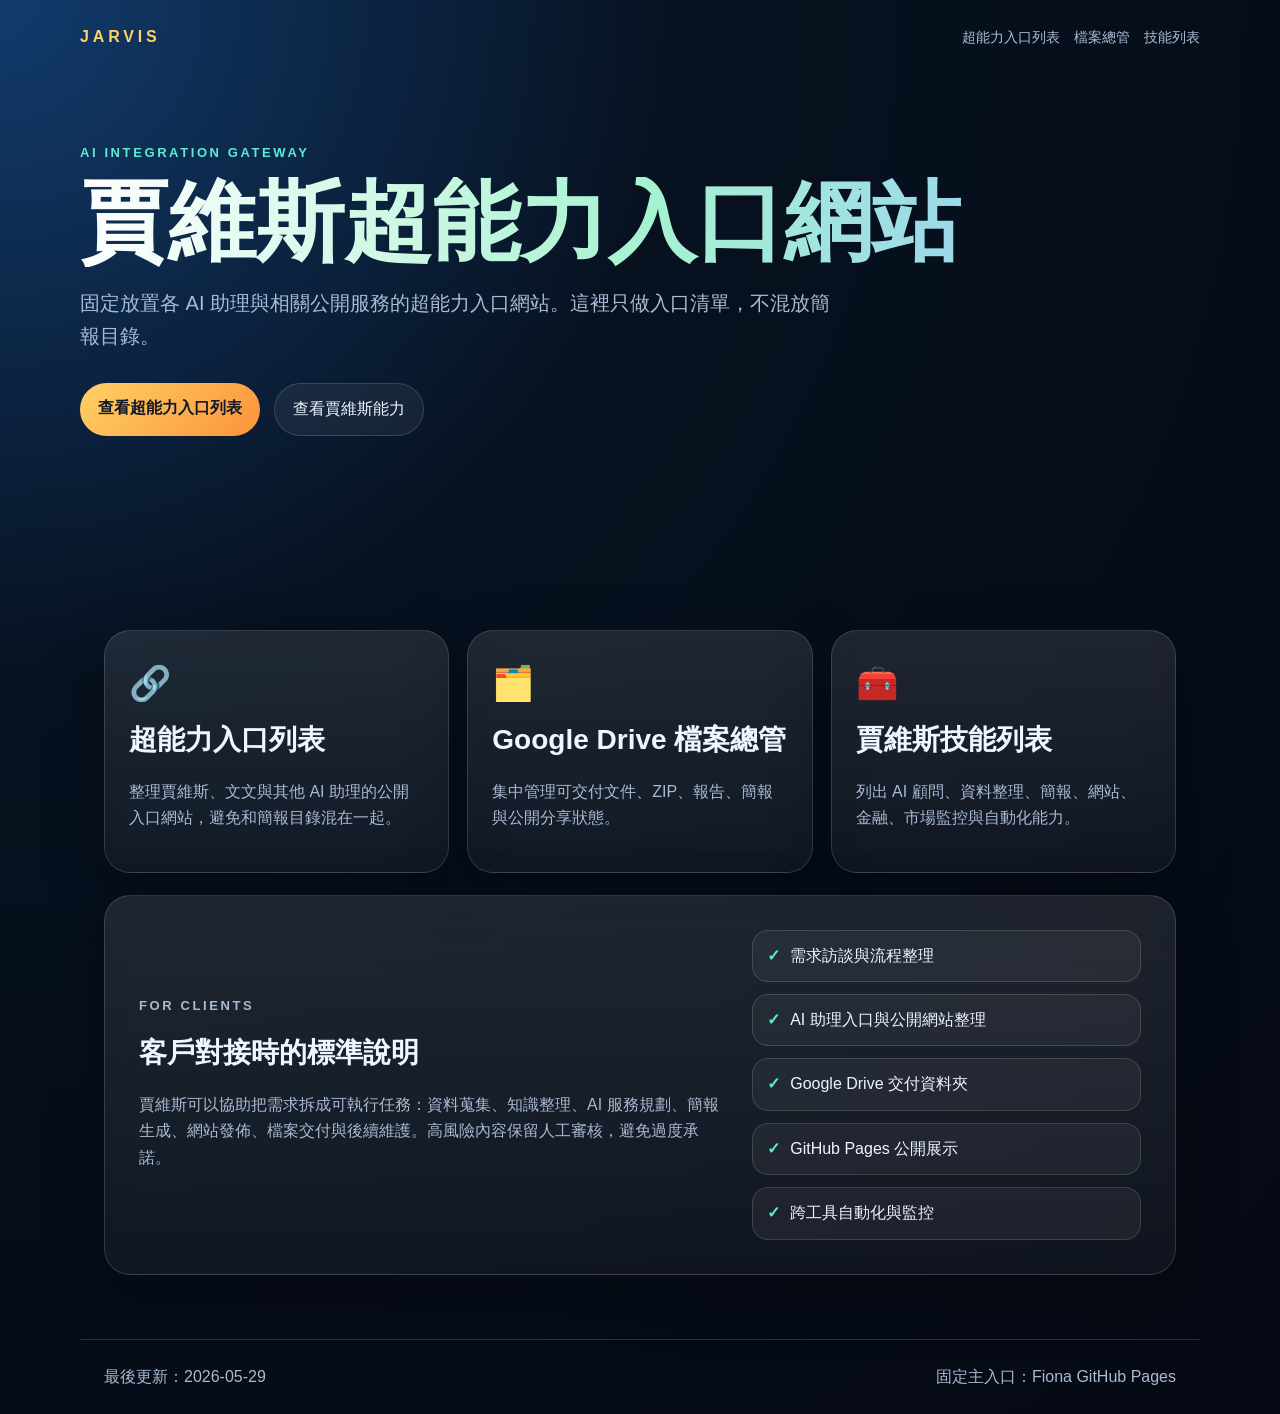
<file: index.html>
<!doctype html>
<html lang="zh-Hant">
<head>
  <meta charset="utf-8" />
  <meta name="viewport" content="width=device-width, initial-scale=1" />
  <title>賈維斯超能力入口網站</title>
  <meta name="description" content="賈維斯對客戶協作、AI 簡報、檔案交付、顧問服務與自動化能力的固定入口。" />
  <link rel="stylesheet" href="./assets/style.css" />
</head>
<body>
  <header class="hero">
    <nav class="nav">
      <a class="brand" href="./">JARVIS</a>
      <div class="navlinks">
        <a href="./websites.html">超能力入口列表</a>
        <a href="./file-manager.html">檔案總管</a>
        <a href="./jarvis-skills.html">技能列表</a>
      </div>
    </nav>
    <section class="heroInner">
      <p class="eyebrow">AI Integration Gateway</p>
      <h1>賈維斯超能力入口網站</h1>
      <p class="lead">固定放置各 AI 助理與相關公開服務的超能力入口網站。這裡只做入口清單，不混放簡報目錄。</p>
      <div class="actions">
        <a class="btn primary" href="./websites.html">查看超能力入口列表</a>
        <a class="btn" href="./jarvis-skills.html">查看賈維斯能力</a>
      </div>
    </section>
  </header>

  <main>
    <section class="grid cards">
      <a class="card" href="./websites.html">
        <span class="icon">🔗</span>
        <h2>超能力入口列表</h2>
        <p>整理賈維斯、文文與其他 AI 助理的公開入口網站，避免和簡報目錄混在一起。</p>
      </a>
      <a class="card" href="./file-manager.html">
        <span class="icon">🗂️</span>
        <h2>Google Drive 檔案總管</h2>
        <p>集中管理可交付文件、ZIP、報告、簡報與公開分享狀態。</p>
      </a>
      <a class="card" href="./jarvis-skills.html">
        <span class="icon">🧰</span>
        <h2>賈維斯技能列表</h2>
        <p>列出 AI 顧問、資料整理、簡報、網站、金融、市場監控與自動化能力。</p>
      </a>
    </section>

    <section class="panel split">
      <div>
        <p class="eyebrow">For Clients</p>
        <h2>客戶對接時的標準說明</h2>
        <p>賈維斯可以協助把需求拆成可執行任務：資料蒐集、知識整理、AI 服務規劃、簡報生成、網站發佈、檔案交付與後續維護。高風險內容保留人工審核，避免過度承諾。</p>
      </div>
      <ul class="checklist">
        <li>需求訪談與流程整理</li>
        <li>AI 助理入口與公開網站整理</li>
        <li>Google Drive 交付資料夾</li>
        <li>GitHub Pages 公開展示</li>
        <li>跨工具自動化與監控</li>
      </ul>
    </section>
  </main>

  <footer>
    <span>最後更新：2026-05-29</span>
    <span>固定主入口：Fiona GitHub Pages</span>
  </footer>
</body>
</html>
</file>
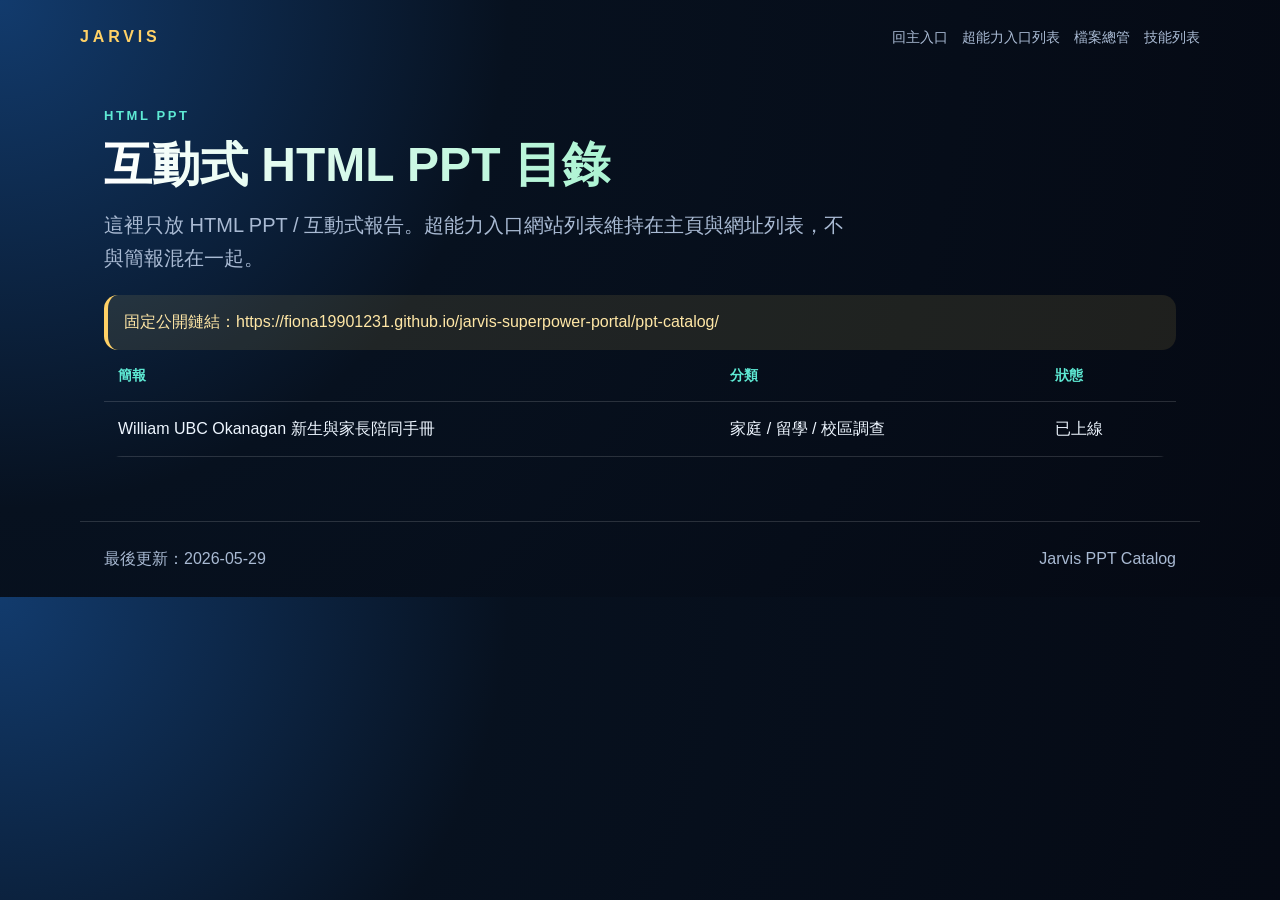
<file: ppt-catalog/index.html>
<!doctype html>
<html lang="zh-Hant">
<head>
  <meta charset="utf-8">
  <meta name="viewport" content="width=device-width,initial-scale=1">
  <title>HTML PPT 目錄｜賈維斯超能力</title>
  <link rel="stylesheet" href="../assets/style.css">
</head>
<body>
  <header class="hero" style="min-height:auto">
    <nav class="nav">
      <a class="brand" href="../">JARVIS</a>
      <div class="navlinks">
        <a href="../">回主入口</a>
        <a href="../websites.html">超能力入口列表</a>
        <a href="../file-manager.html">檔案總管</a>
        <a href="../jarvis-skills.html">技能列表</a>
      </div>
    </nav>
  </header>
  <main>
    <p class="eyebrow">HTML PPT</p>
    <h1 style="font-size:48px">互動式 HTML PPT 目錄</h1>
    <p class="lead">這裡只放 HTML PPT / 互動式報告。超能力入口網站列表維持在主頁與網址列表，不與簡報混在一起。</p>
    <div class="notice">固定公開鏈結：<a href="https://fiona19901231.github.io/jarvis-superpower-portal/ppt-catalog/">https://fiona19901231.github.io/jarvis-superpower-portal/ppt-catalog/</a></div>
    <table class="table">
      <thead>
        <tr><th>簡報</th><th>分類</th><th>狀態</th></tr>
      </thead>
      <tbody>
        <tr>
          <td>William UBC Okanagan 新生與家長陪同手冊</td>
          <td>家庭 / 留學 / 校區調查</td>
          <td><a href="./william-ubco/">已上線</a></td>
        </tr>
      </tbody>
    </table>
  </main>
  <footer><span>最後更新：2026-05-29</span><span>Jarvis PPT Catalog</span></footer>
</body>
</html>
</file>
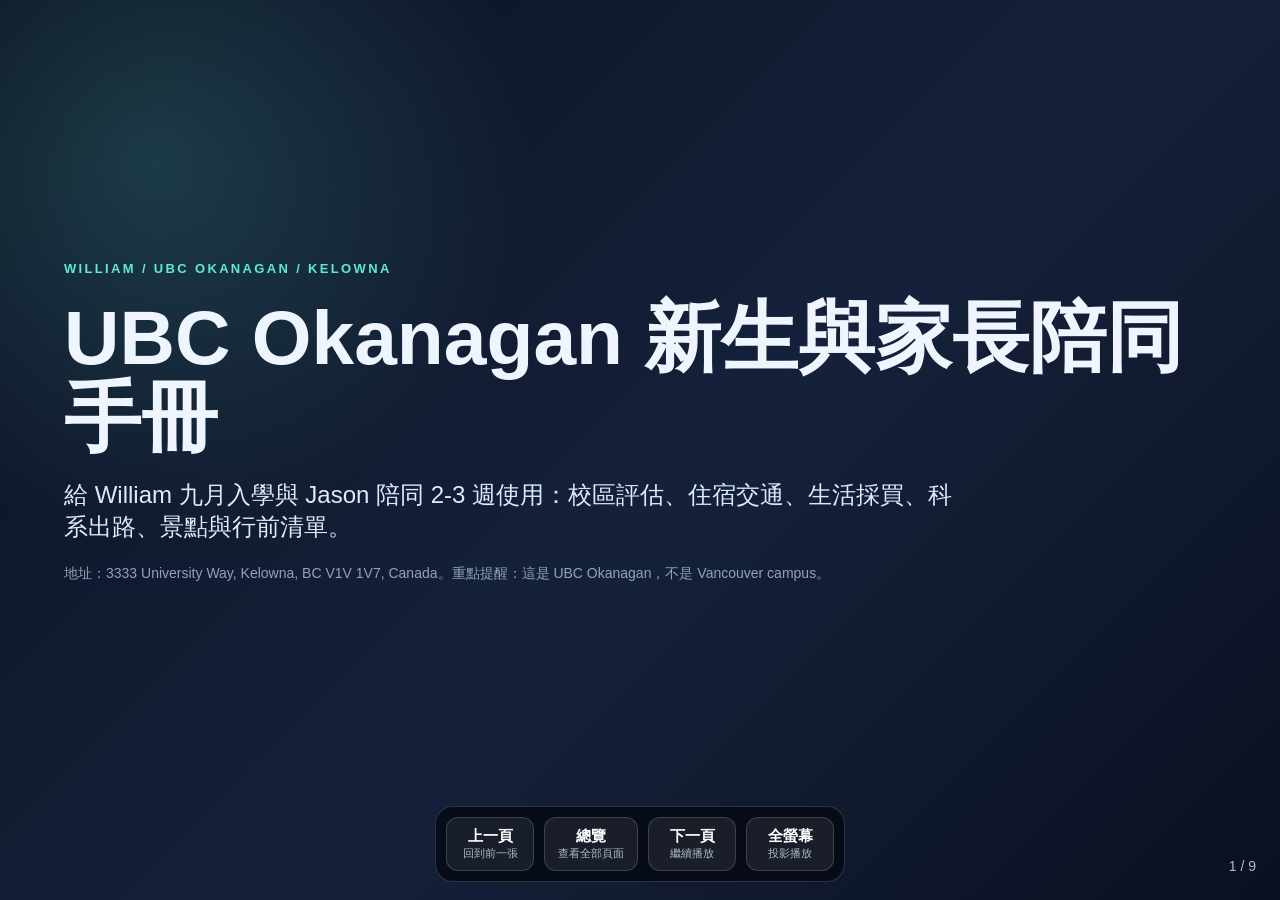
<file: ppt-catalog/william-ubco/index.html>
<!doctype html>
<html lang="zh-Hant">
<head>
  <meta charset="utf-8">
  <meta name="viewport" content="width=device-width, initial-scale=1">
  <title>William UBC Okanagan 新生與家長陪同手冊</title>
  <style>
    :root{--bg:#0b1020;--ink:#eef5ff;--muted:#aebbd0;--line:rgba(255,255,255,.16);--accent:#5eead4;--warm:#ffd166}
    *{box-sizing:border-box}body{margin:0;font-family:-apple-system,BlinkMacSystemFont,"Segoe UI","Noto Sans TC",sans-serif;background:#0b1020;color:var(--ink);overflow:hidden}
    .deck{height:100vh;width:100vw;position:relative}.slide{position:absolute;inset:0;padding:56px 64px 112px;display:none;background:radial-gradient(circle at 12% 18%,rgba(94,234,212,.18),transparent 28%),linear-gradient(135deg,#0b1020 0,#15213b 54%,#0b1020 100%)}.slide.active{display:grid;align-content:center;gap:22px}
    .kicker{color:var(--accent);font-weight:900;letter-spacing:.18em;text-transform:uppercase;font-size:13px}h1{font-size:clamp(40px,6vw,82px);line-height:1.03;margin:0;letter-spacing:0}h2{font-size:clamp(32px,4vw,58px);line-height:1.08;margin:0;letter-spacing:0}p{font-size:20px;color:var(--muted);max-width:900px;margin:0}.lead{font-size:24px;color:#dbeafe}
    .grid{display:grid;grid-template-columns:repeat(3,1fr);gap:16px}.grid.two{grid-template-columns:repeat(2,1fr)}.card{border:1px solid var(--line);background:linear-gradient(180deg,rgba(255,255,255,.1),rgba(255,255,255,.045));border-radius:18px;padding:20px;min-height:150px}.card strong{display:block;font-size:22px;margin-bottom:8px;color:#fff}.card span,.card li{color:var(--muted);font-size:18px}ul{margin:8px 0 0;padding-left:22px}
    .metricRow{display:grid;grid-template-columns:repeat(4,1fr);gap:14px}.metric{padding:18px;border:1px solid var(--line);border-radius:18px;background:rgba(255,255,255,.075)}.metric b{font-size:34px;color:var(--warm);display:block}
    .timeline{display:grid;gap:12px;max-width:920px}.step{display:grid;grid-template-columns:150px 1fr;gap:18px;align-items:start;border-left:4px solid var(--accent);padding:10px 0 10px 18px;background:rgba(255,255,255,.045);border-radius:0 14px 14px 0}.step b{color:#fff;font-size:19px}.step span{color:var(--muted);font-size:18px}
    .map{height:300px;border:1px solid var(--line);border-radius:24px;position:relative;overflow:hidden;background:linear-gradient(135deg,rgba(94,234,212,.16),transparent 36%),linear-gradient(45deg,rgba(255,209,102,.13),transparent 50%),#12213a}.pin{position:absolute;width:16px;height:16px;border-radius:999px;background:var(--warm);box-shadow:0 0 0 8px rgba(255,209,102,.2)}.pin span{position:absolute;left:22px;top:-10px;white-space:nowrap;font-weight:800;color:#fff}
    .controls{position:fixed;left:50%;bottom:18px;transform:translateX(-50%);display:flex;gap:10px;z-index:10;background:rgba(5,10,20,.86);border:1px solid var(--line);border-radius:18px;padding:10px;backdrop-filter:blur(12px)}button{border:1px solid var(--line);background:rgba(255,255,255,.08);color:#fff;border-radius:12px;padding:9px 13px;min-width:88px;cursor:pointer;font:inherit}button strong{display:block;font-size:15px}button small{display:block;font-size:11px;color:var(--muted)}#count{position:fixed;right:24px;bottom:26px;color:var(--muted);font-size:14px}.notes{display:none}.source{font-size:14px;color:#8fa3bd;max-width:1000px}a{color:#bfdbfe}
    @media(max-width:760px){body{overflow:auto}.deck{min-height:100vh}.slide{position:relative;min-height:100vh;padding:34px 18px 104px}.slide:not(.active){display:none}.grid,.grid.two,.metricRow{grid-template-columns:1fr}.controls{left:10px;right:10px;bottom:10px;transform:none;justify-content:space-between;gap:6px}.controls button{min-width:0;flex:1;padding:8px 6px}#count{right:18px;bottom:82px}.map{height:240px}p{font-size:18px}.lead{font-size:20px}}
  </style>
</head>
<body>
  <main class="deck">
    <section class="slide active"><div class="kicker">William / UBC Okanagan / Kelowna</div><h1>UBC Okanagan 新生與家長陪同手冊</h1><p class="lead">給 William 九月入學與 Jason 陪同 2-3 週使用：校區評估、住宿交通、生活採買、科系出路、景點與行前清單。</p><p class="source">地址：3333 University Way, Kelowna, BC V1V 1V7, Canada。重點提醒：這是 UBC Okanagan，不是 Vancouver campus。</p><aside class="notes">開場先把校區講清楚：William 去的是 Kelowna 的 UBCO，不是溫哥華本校區。</aside></section>
    <section class="slide"><div class="kicker">Campus Snapshot</div><h2>校區判斷：UBC 品牌，小型校園，中型城市</h2><div class="metricRow"><div class="metric"><b>10,523</b>大學生約略規模</div><div class="metric"><b>1,268</b>研究生約略規模</div><div class="metric"><b>18:1</b>學生與 faculty 比</div><div class="metric"><b>10 min</b>到 Kelowna 機場約略車程</div></div><p>優勢是 UBC 體系、讀書環境較穩、社群比較緊密；限制是城市資源不像溫哥華密集，實習、人脈與就業要更主動規劃。</p><aside class="notes">UBCO 不是小學校，也不是溫哥華那種大都會校區。</aside></section>
    <section class="slide"><div class="kicker">Living Map</div><h2>先建立 William 的固定生活地圖</h2><div class="map"><div class="pin" style="left:54%;top:34%"><span>UBCO / 宿舍</span></div><div class="pin" style="left:70%;top:26%;background:#93c5fd"><span>YLW 機場</span></div><div class="pin" style="left:34%;top:62%;background:#5eead4"><span>Downtown / 湖邊</span></div><div class="pin" style="left:48%;top:70%;background:#fb7185"><span>Orchard Park / 採買</span></div></div><p>開學前要把宿舍、最近超市、藥局、銀行、手機門號、醫療點、公車站、晚餐安全選項固定下來。</p><aside class="notes">這頁不是精準地圖，而是操作地圖。</aside></section>
    <section class="slide"><div class="kicker">Housing / Food</div><h2>住宿與餐食：先確認 offer，再補齊採買能力</h2><div class="grid"><div class="card"><strong>校內住宿</strong><span>UBCO 官方顯示有 10 個 residence communities，住宿名額超過 2,100。九月入學要確認 housing offer、move-in date、UBCcard、meal plan。</span></div><div class="card"><strong>校外區域</strong><span>Academy Way 最近但熱門；Quail Ridge 安靜且靠近機場；Rutland / Glenmore 生活機能較多；Downtown 活動多但通勤遠。</span></div><div class="card"><strong>餐食策略</strong><span>Pritchard Dining Hall 與 campus food locations 處理日常；Superstore、Walmart、Save-On-Foods、Safeway、Costco 補採買。</span></div></div><aside class="notes">第一優先是確認 William 是否已有校內住宿與搬入日期。</aside></section>
    <section class="slide"><div class="kicker">Transportation</div><h2>交通：學生靠 U-Pass，家長陪同建議租車</h2><div class="grid two"><div class="card"><strong>學生日常</strong><ul><li>Full-time UBCO students 通常有 U-Pass</li><li>常查 #6、#8、#23、#90、#97、#98 等 Kelowna 路線</li><li>機場到校區可查 #23 Lake Country bus</li></ul></div><div class="card"><strong>Jason 陪同 2-3 週</strong><ul><li>採買、看房、跑 downtown 與景點，租車效率高</li><li>前段住 UBCO / airport / Quail Ridge，後段可換 downtown / lakefront</li><li>保留 taxi / rideshare 預算處理臨時狀況</li></ul></div></div><aside class="notes">學生平常可靠 U-Pass，但 Jason 陪同期間租車效率高。</aside></section>
    <section class="slide"><div class="kicker">Academic / Career</div><h2>科系與出路：大一先穩住，再布局 co-op</h2><div class="timeline"><div class="step"><b>入學前</b><span>確認科系、課表、學分、academic advising、國際學生文件與保險。</span></div><div class="step"><b>大一上</b><span>重點是 GPA、英文寫作、office hours、TA/教授關係、club 與基本生活節奏。</span></div><div class="step"><b>大一下</b><span>開始查 co-op 條件、履歷、LinkedIn、project / portfolio，尤其 Science、Engineering、CS、Business 類。</span></div><div class="step"><b>長期</b><span>若考慮留加拿大，提早追 UBC international advising 與 IRCC 當年規則，不只聽社群或代辦。</span></div></div><aside class="notes">大一最重要是學業、人際和英文能力的地基。</aside></section>
    <section class="slide"><div class="kicker">2-3 Week Plan</div><h2>Jason 九月陪同建議節奏</h2><div class="grid"><div class="card"><strong>第 1-3 天</strong><span>入住、確認校園、宿舍、UBCcard、meal plan、手機門號、銀行、保險與緊急聯絡資料。</span></div><div class="card"><strong>第 4-10 天</strong><span>建立固定採買路線，跑 Superstore / Walmart / Costco / 藥局，補床品、衣物、文具、網路與交通卡。</span></div><div class="card"><strong>第 11-21 天</strong><span>陪 William 熟悉 downtown、湖邊、餐廳、醫療點、夜間回家方案；Jason 可安排 Kelowna 景點與酒莊行程。</span></div></div><aside class="notes">Jason 到 Kelowna 是幫 William 建生活系統。</aside></section>
    <section class="slide"><div class="kicker">Places</div><h2>附近可走走：生活熟悉優先，觀光放第二層</h2><div class="grid"><div class="card"><strong>近校區</strong><span>Quail Ridge、Lake Country、Kangaroo Creek Farm、Okanagan Rail Trail。</span></div><div class="card"><strong>市區湖邊</strong><span>Downtown Kelowna Waterfront、City Park、Orchard Park Shopping Centre。</span></div><div class="card"><strong>自然與半日遊</strong><span>Knox Mountain、Myra Canyon / Kettle Valley Rail Trail、Okanagan wineries / vineyards。</span></div></div><aside class="notes">安排半日行程可以幫 William 建立對城市的熟悉感。</aside></section>
    <section class="slide"><div class="kicker">Checklist</div><h2>下一步清單</h2><div class="grid two"><div class="card"><strong>入學與文件</strong><ul><li>確認 Okanagan campus</li><li>housing offer / move-in date</li><li>UBCcard / meal plan</li><li>學生簽證、保險、醫療紀錄</li></ul></div><div class="card"><strong>生活與安全</strong><ul><li>機場接送與租車方案</li><li>超市、藥局、銀行、手機門號</li><li>診所、急診、校安與緊急聯絡</li><li>九月天氣、山火空氣品質、日夜溫差</li></ul></div></div><p class="source">主要來源：UBCO Facts、UBCO Housing、UBCO Food Services、UBCO Transit、BC Transit Kelowna、UBCO Co-op、Tourism Kelowna。完整文字報告已保存在本機 reports/William_UBC_Okanagan_參考調查_2026-05-29.md。</p><aside class="notes">下一版可再補精準地圖、餐廳名單、飯店名單與預算。</aside></section>
  </main>
  <div class="controls"><button id="prev"><strong>上一頁</strong><small>回到前一張</small></button><button id="overview"><strong>總覽</strong><small>查看全部頁面</small></button><button id="next"><strong>下一頁</strong><small>繼續播放</small></button><button id="full"><strong>全螢幕</strong><small>投影播放</small></button></div>
  <div id="count">1 / 9</div>
  <script>
    const slides=[...document.querySelectorAll('.slide')],count=document.getElementById('count');let index=Math.max(0,Math.min(slides.length-1,(parseInt(location.hash.replace('#/',''),10)||1)-1));
    function resetOverview(){document.body.style.overflow='hidden';document.querySelector('.deck').style.height='100vh';slides.forEach(s=>{s.style.position='absolute';s.style.minHeight=''})}
    function show(i,writeHash=true){resetOverview();index=Math.max(0,Math.min(slides.length-1,i));slides.forEach((s,n)=>s.classList.toggle('active',n===index));count.textContent=`${index+1} / ${slides.length}`;if(writeHash)history.replaceState(null,'',`#/${index+1}`)}
    function overview(){document.body.style.overflow='auto';document.querySelector('.deck').style.height='auto';slides.forEach(s=>{s.classList.add('active');s.style.position='relative';s.style.minHeight='70vh'});count.textContent='總覽'}
    document.getElementById('prev').onclick=()=>show(index-1);document.getElementById('next').onclick=()=>show(index+1);document.getElementById('overview').onclick=overview;document.getElementById('full').onclick=()=>document.fullscreenElement?document.exitFullscreen():document.documentElement.requestFullscreen();
    addEventListener('keydown',e=>{if(e.key==='ArrowRight'||e.key===' ')show(index+1);if(e.key==='ArrowLeft')show(index-1);if(e.key==='Home')show(0);if(e.key==='End')show(slides.length-1);if(e.key.toLowerCase()==='f')document.getElementById('full').click();if(e.key.toLowerCase()==='o')overview()});
    addEventListener('hashchange',()=>{const target=(parseInt(location.hash.replace('#/',''),10)||1)-1;show(target,false)});
    show(index);
  </script>
</body>
</html>
</file>
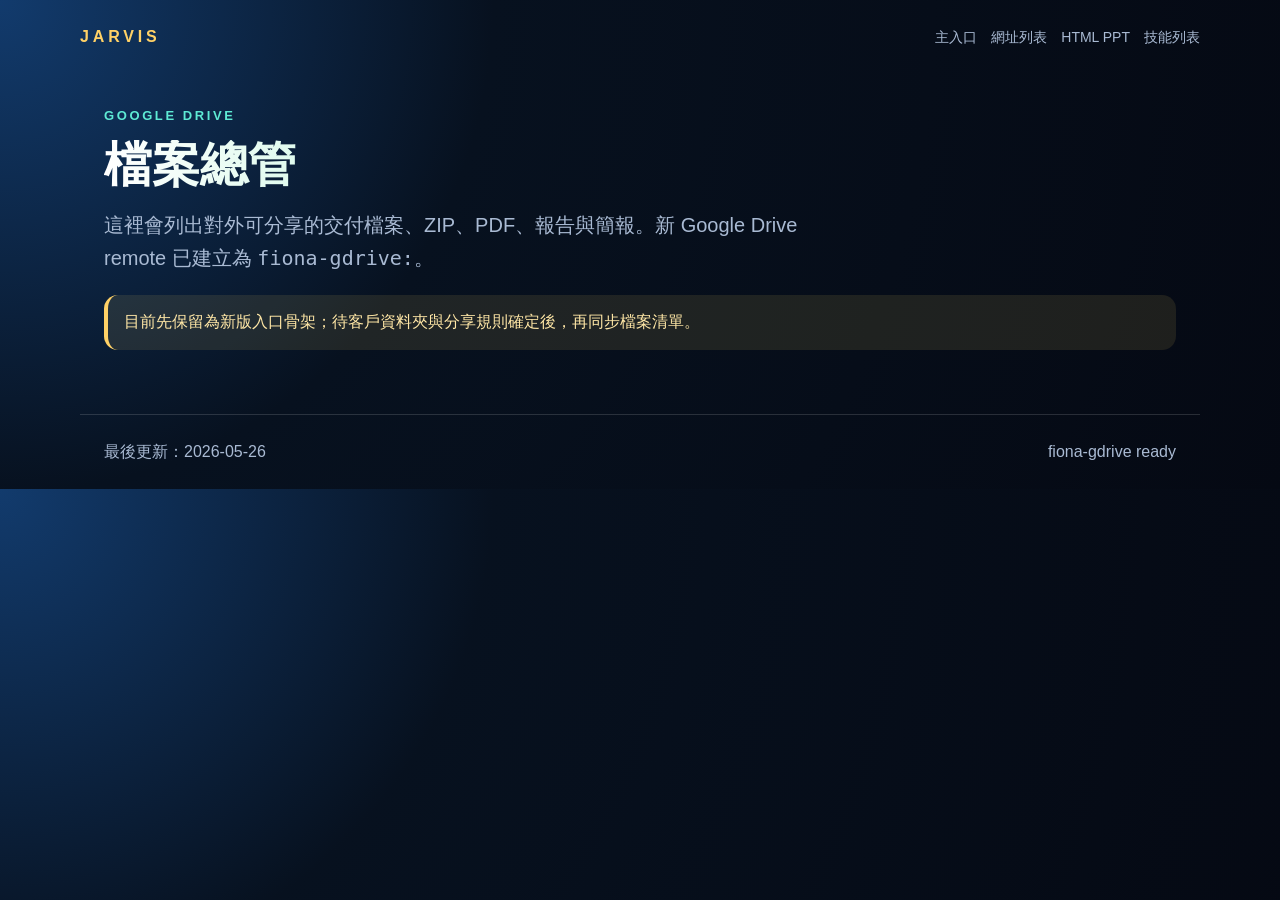
<file: file-manager.html>
<!doctype html><html lang="zh-Hant"><head><meta charset="utf-8"><meta name="viewport" content="width=device-width,initial-scale=1"><title>檔案總管｜賈維斯超能力</title><link rel="stylesheet" href="./assets/style.css"></head><body><header class="hero" style="min-height:auto"><nav class="nav"><a class="brand" href="./">JARVIS</a><div class="navlinks"><a href="./">主入口</a><a href="./websites.html">網址列表</a><a href="./ppt-catalog/">HTML PPT</a><a href="./jarvis-skills.html">技能列表</a></div></nav></header><main><p class="eyebrow">Google Drive</p><h1 style="font-size:48px">檔案總管</h1><p class="lead">這裡會列出對外可分享的交付檔案、ZIP、PDF、報告與簡報。新 Google Drive remote 已建立為 <code>fiona-gdrive:</code>。</p><div class="notice">目前先保留為新版入口骨架；待客戶資料夾與分享規則確定後，再同步檔案清單。</div></main><footer><span>最後更新：2026-05-26</span><span>fiona-gdrive ready</span></footer></body></html>
</file>
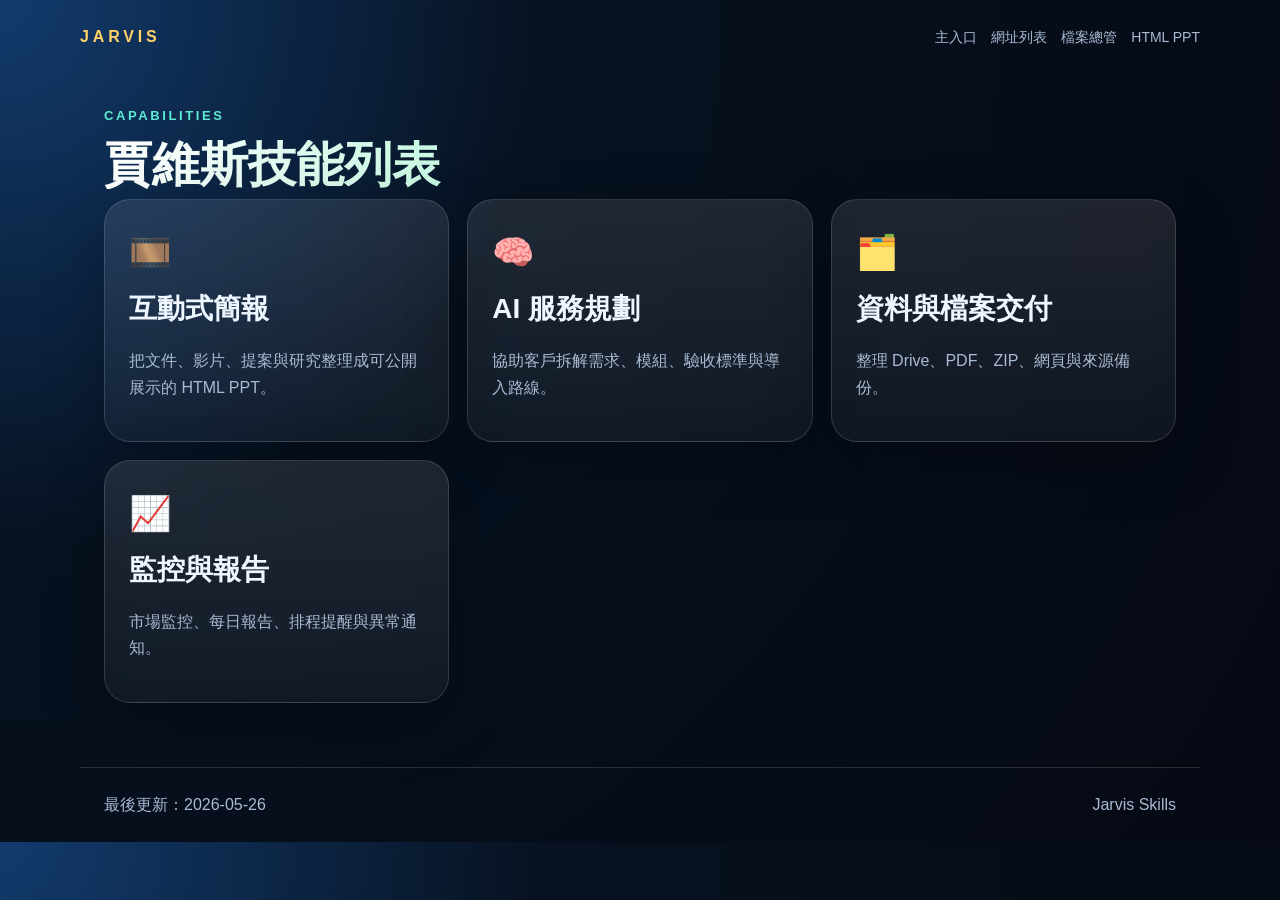
<file: jarvis-skills.html>
<!doctype html><html lang="zh-Hant"><head><meta charset="utf-8"><meta name="viewport" content="width=device-width,initial-scale=1"><title>技能列表｜賈維斯超能力</title><link rel="stylesheet" href="./assets/style.css"></head><body><header class="hero" style="min-height:auto"><nav class="nav"><a class="brand" href="./">JARVIS</a><div class="navlinks"><a href="./">主入口</a><a href="./websites.html">網址列表</a><a href="./file-manager.html">檔案總管</a><a href="./ppt-catalog/">HTML PPT</a></div></nav></header><main><p class="eyebrow">Capabilities</p><h1 style="font-size:48px">賈維斯技能列表</h1><section class="grid cards"><div class="card"><span class="icon">🎞️</span><h2>互動式簡報</h2><p>把文件、影片、提案與研究整理成可公開展示的 HTML PPT。</p></div><div class="card"><span class="icon">🧠</span><h2>AI 服務規劃</h2><p>協助客戶拆解需求、模組、驗收標準與導入路線。</p></div><div class="card"><span class="icon">🗂️</span><h2>資料與檔案交付</h2><p>整理 Drive、PDF、ZIP、網頁與來源備份。</p></div><div class="card"><span class="icon">📈</span><h2>監控與報告</h2><p>市場監控、每日報告、排程提醒與異常通知。</p></div></section></main><footer><span>最後更新：2026-05-26</span><span>Jarvis Skills</span></footer></body></html>
</file>
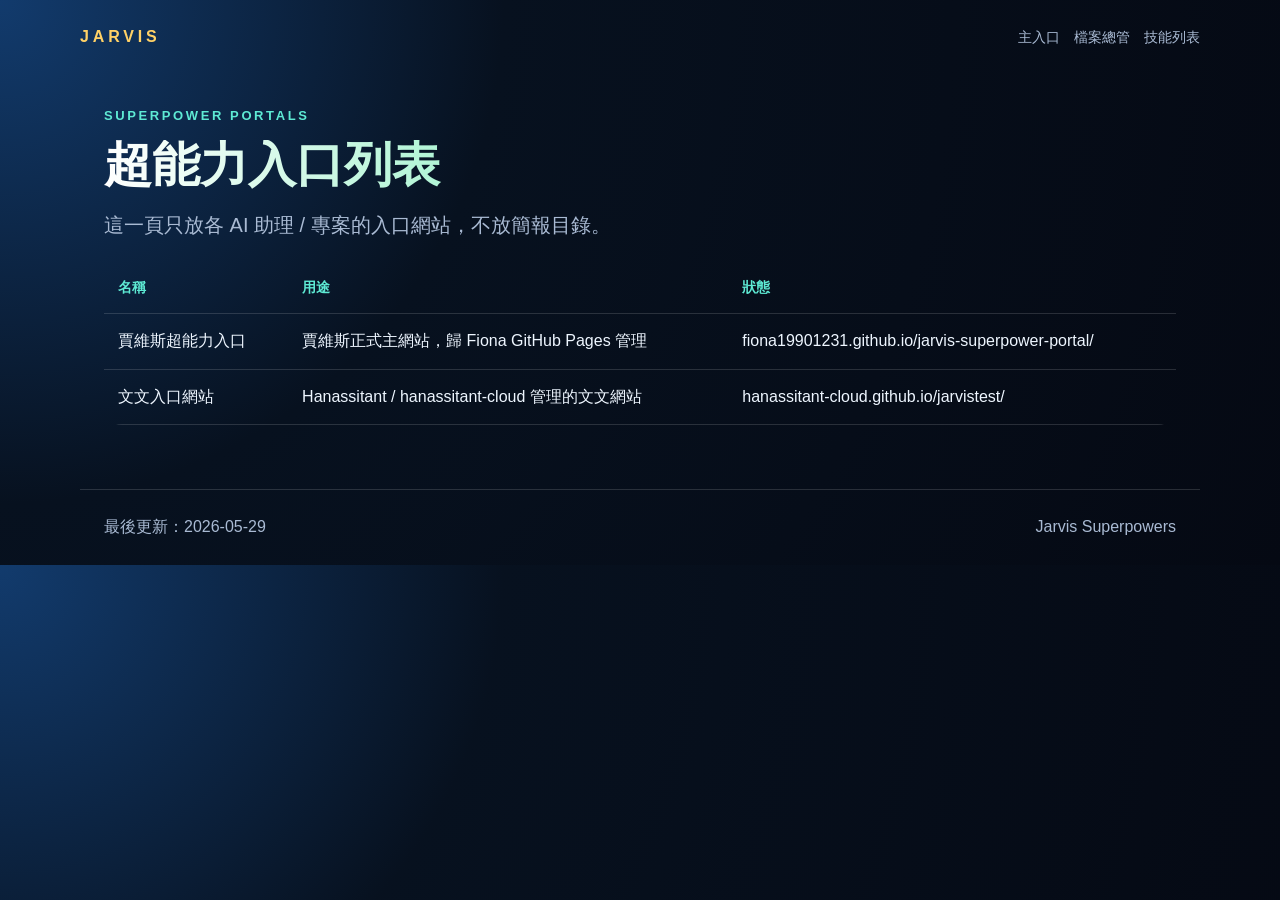
<file: websites.html>
<!doctype html>
<html lang="zh-Hant">
<head>
  <meta charset="utf-8">
  <meta name="viewport" content="width=device-width,initial-scale=1">
  <title>超能力入口列表｜賈維斯超能力</title>
  <link rel="stylesheet" href="./assets/style.css">
</head>
<body>
  <header class="hero" style="min-height:auto">
    <nav class="nav">
      <a class="brand" href="./">JARVIS</a>
      <div class="navlinks">
        <a href="./">主入口</a>
        <a href="./file-manager.html">檔案總管</a>
        <a href="./jarvis-skills.html">技能列表</a>
      </div>
    </nav>
  </header>
  <main>
    <div class="sectionTitle">
      <p class="eyebrow">Superpower Portals</p>
      <h1 style="font-size:48px">超能力入口列表</h1>
      <p class="lead">這一頁只放各 AI 助理 / 專案的入口網站，不放簡報目錄。</p>
    </div>
    <table class="table">
      <thead>
        <tr><th>名稱</th><th>用途</th><th>狀態</th></tr>
      </thead>
      <tbody>
        <tr>
          <td>賈維斯超能力入口</td>
          <td>賈維斯正式主網站，歸 Fiona GitHub Pages 管理</td>
          <td><a href="https://fiona19901231.github.io/jarvis-superpower-portal/">fiona19901231.github.io/jarvis-superpower-portal/</a></td>
        </tr>
        <tr>
          <td>文文入口網站</td>
          <td>Hanassitant / hanassitant-cloud 管理的文文網站</td>
          <td><a href="https://hanassitant-cloud.github.io/jarvistest/">hanassitant-cloud.github.io/jarvistest/</a></td>
        </tr>
      </tbody>
    </table>
  </main>
  <footer><span>最後更新：2026-05-29</span><span>Jarvis Superpowers</span></footer>
</body>
</html>
</file>
<file: assets/style.css>
:root{--bg:#07111f;--bg2:#0b1830;--card:rgba(255,255,255,.08);--line:rgba(255,255,255,.14);--text:#eef6ff;--muted:#a9bad3;--gold:#ffd166;--cyan:#5eead4;--blue:#60a5fa}
*{box-sizing:border-box}
body{margin:0;font-family:-apple-system,BlinkMacSystemFont,"Segoe UI","Noto Sans TC",sans-serif;background:radial-gradient(circle at top left,#123b6d 0,#07111f 36%,#050913 100%);color:var(--text);line-height:1.65}
a{color:inherit;text-decoration:none}
.hero{min-height:68vh;padding:24px}
.nav{max-width:1120px;margin:auto;display:flex;align-items:center;justify-content:space-between;gap:20px}
.brand{font-weight:900;letter-spacing:.24em;color:var(--gold)}
.navlinks{display:flex;gap:14px;flex-wrap:wrap}
.navlinks a{color:var(--muted);font-size:14px}
.navlinks a:hover{color:var(--cyan)}
.heroInner{max-width:1120px;margin:92px auto 40px}
.eyebrow{color:var(--cyan);text-transform:uppercase;letter-spacing:.2em;font-size:13px;font-weight:800}
h1{font-size:clamp(42px,7vw,88px);line-height:1.03;margin:10px 0;background:linear-gradient(90deg,#fff,#a7f3d0,#93c5fd);-webkit-background-clip:text;color:transparent}
h2{margin:.2em 0 .4em;font-size:28px}
.lead{max-width:760px;color:var(--muted);font-size:20px}
.actions{display:flex;gap:14px;flex-wrap:wrap;margin-top:30px}
.btn{border:1px solid var(--line);border-radius:999px;padding:12px 18px;background:rgba(255,255,255,.06)}
.btn.primary{background:linear-gradient(135deg,var(--gold),#fb923c);color:#111827;border:0;font-weight:800}
main{max-width:1120px;margin:0 auto;padding:18px 24px 64px}
.grid{display:grid;grid-template-columns:repeat(3,1fr);gap:18px}
.card,.panel{border:1px solid var(--line);background:linear-gradient(180deg,rgba(255,255,255,.1),rgba(255,255,255,.045));box-shadow:0 20px 60px rgba(0,0,0,.25);backdrop-filter:blur(12px);border-radius:26px}
.card{padding:24px;transition:.2s transform,.2s border-color}
.card:hover{transform:translateY(-4px);border-color:rgba(94,234,212,.5)}
.icon{font-size:34px}
.card p,.panel p{color:var(--muted)}
.panel{padding:34px;margin-top:22px}
.split{display:grid;grid-template-columns:1.2fr .8fr;gap:30px;align-items:center}
.checklist{list-style:none;padding:0;margin:0;display:grid;gap:12px}
.checklist li{padding:12px 14px;border:1px solid var(--line);border-radius:16px;background:rgba(255,255,255,.05)}
.checklist li:before{content:"✓";color:var(--cyan);font-weight:900;margin-right:10px}
.quickAction{display:grid;gap:12px;justify-items:start}
.urlText{font-size:13px;word-break:break-all;margin:0;color:var(--muted)}
footer{max-width:1120px;margin:auto;padding:24px;color:var(--muted);border-top:1px solid var(--line);display:flex;justify-content:space-between;gap:12px;flex-wrap:wrap}
.table{width:100%;border-collapse:collapse;overflow:hidden;border-radius:18px}
.table th,.table td{text-align:left;padding:14px;border-bottom:1px solid var(--line)}
.table th{color:var(--cyan);font-size:14px}
.tag{display:inline-block;border:1px solid var(--line);border-radius:999px;padding:4px 10px;color:var(--muted);font-size:13px;margin:3px}
.sectionTitle{max-width:760px}
.notice{border-left:4px solid var(--gold);padding:14px 16px;background:rgba(255,209,102,.1);border-radius:14px;color:#ffe7a6}
@media(max-width:880px){.grid,.split{grid-template-columns:1fr}.nav{align-items:flex-start;flex-direction:column}.heroInner{margin-top:52px}.lead{font-size:18px}}
</file>
